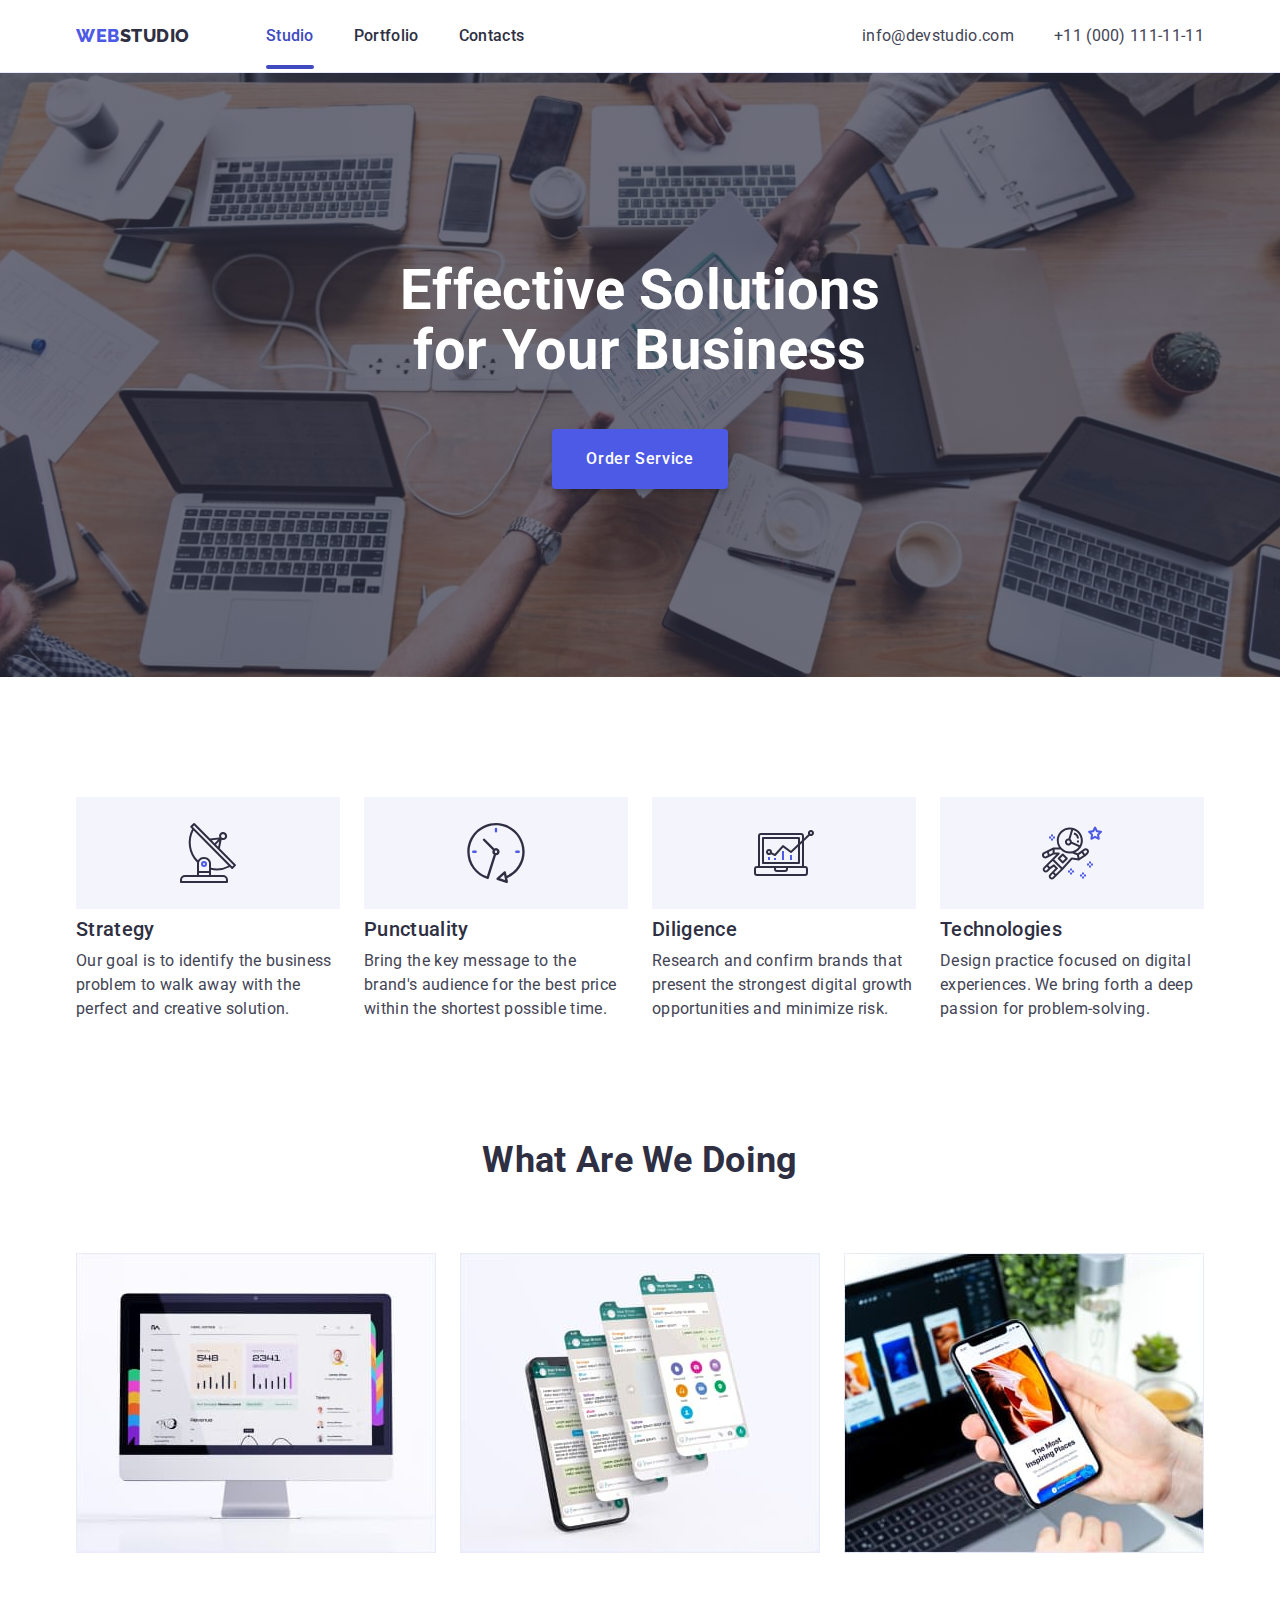
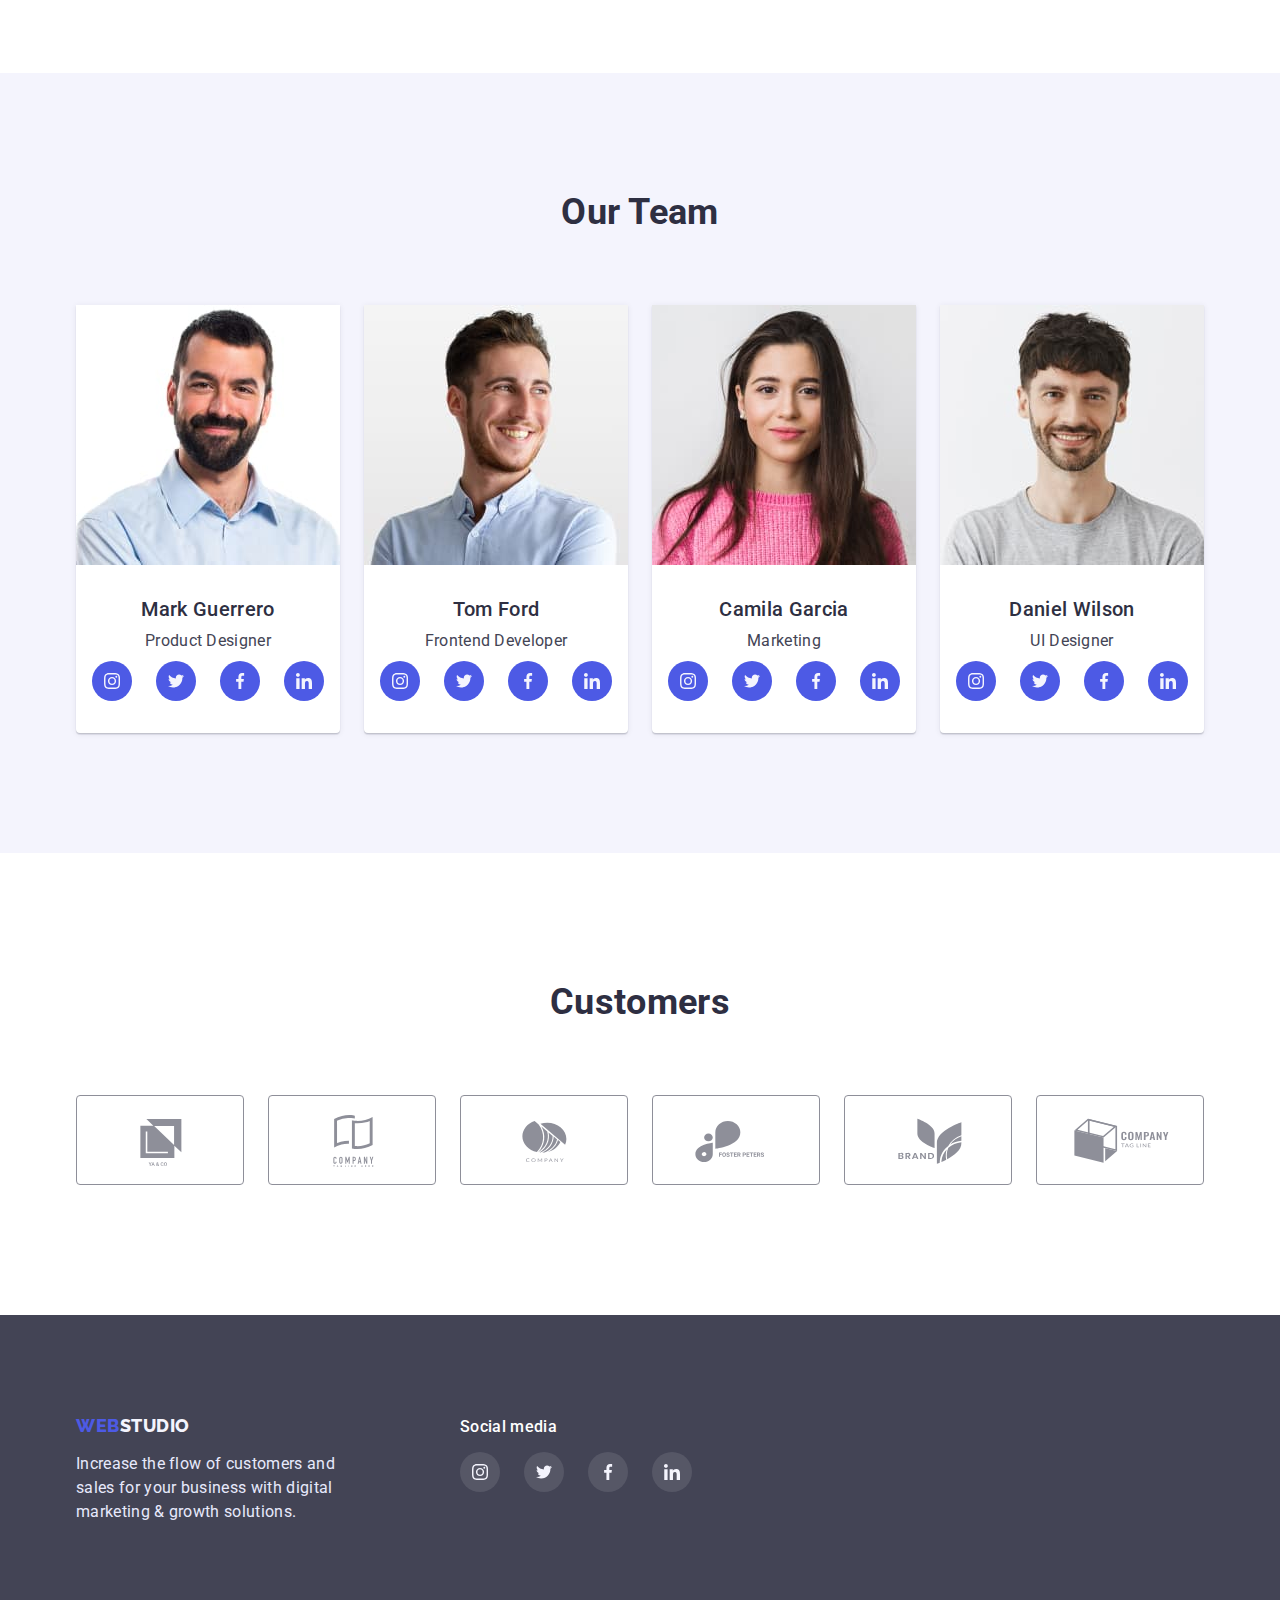
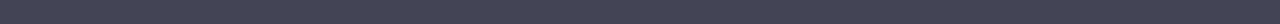
<file: index.html>
<!DOCTYPE html>
<html lang="en">
  <head>
    <meta charset="UTF-8" />
    <meta http-equiv="X-UA-Compatible" content="IE=edge" />
    <meta name="viewport" content="width=device-width, initial-scale=1.0" />
    <title>Web studio</title>
    <link rel="preconnect" href="https://fonts.googleapis.com" />
    <link rel="preconnect" href="https://fonts.gstatic.com" crossorigin />
    <link
      href="https://fonts.googleapis.com/css2?family=Raleway:wght@800&family=Roboto:wght@400;500;700;900&display=swap"
      rel="stylesheet"
    />
    <link
      href="https://cdn.jsdelivr.net/npm/modern-normalize@1.1.0/modern-normalize.min.css"
      rel="stylesheet"
    />
    <link rel="stylesheet" href="./css/styles.css" />
  </head>
  <body>
    <!--Header section-->
    <header class="header">
      <div class="container header-container">
        <nav class="header-nav header-container">
          <a
            class="icon-link icon-header link header-paddings"
            href="./index.html"
            ><span class="icon-link-web">Web</span>studio</a
          >
          <ul class="header-list list header-container">
            <li class="header-item">
              <a
                class="menu-link link header-paddings menu-link-selected"
                href="./index.html"
                >Studio</a
              >
            </li>
            <li class="header-item">
              <a class="menu-link link header-paddings" href="./portfolio.html"
                >Portfolio</a
              >
            </li>
            <li class="header-item">
              <a class="menu-link link header-paddings" href="#team-section"
                >Contacts</a
              >
            </li>
          </ul>
        </nav>
        <address class="header-address">
          <ul class="header-list list header-container">
            <li class="header-item">
              <a
                class="contact-link link header-paddings"
                href="mailto:info@devstudio.com"
                >info@devstudio.com</a
              >
            </li>
            <li class="header-item">
              <a
                class="contact-link link header-paddings"
                href="tel:+11(000)111-11-11"
                >+11 (000) 111-11-11</a
              >
            </li>
          </ul>
        </address>
      </div>
    </header>
    <main>
      <!--Hero section-->
      <section class="hero-section">
        <div class="container">
          <h1 class="hero-header">Effective Solutions for Your Business</h1>
          <button class="hero-btn" type="button" data-modal-open>
            Order Service
          </button>
        </div>
      </section>

      <!--Section 1-->
      <section class="section1 sections-padding">
        <div class="container">
          <h2 class="section1-header visually-hidden">Section1</h2>
          <ul class="section1-list list sections-list">
            <li class="section1-item">
              <div class="section1-icon-div">
                <svg class="section1-icons" width="60" height="64">
                  <use href="./image/icons.svg#icon-antenna"></use>
                </svg>
              </div>
              <h3 class="section-subtitle">Strategy</h3>
              <p class="main-text">
                Our goal is to identify the business problem to walk away with
                the perfect and creative solution.
              </p>
            </li>
            <li class="section1-item">
              <div class="section1-icon-div">
                <svg class="section1-icons" width="60" height="64">
                  <use href="./image/icons.svg#icon-clock"></use>
                </svg>
              </div>
              <h3 class="section-subtitle">Punctuality</h3>
              <p class="main-text">
                Bring the key message to the brand's audience for the best price
                within the shortest possible time.
              </p>
            </li>
            <li class="section1-item">
              <div class="section1-icon-div">
                <svg class="section1-icons" width="60" height="64">
                  <use href="./image/icons.svg#icon-diagram"></use>
                </svg>
              </div>
              <h3 class="section-subtitle">Diligence</h3>
              <p class="main-text">
                Research and confirm brands that present the strongest digital
                growth opportunities and minimize risk.
              </p>
            </li>
            <li class="section1-item">
              <div class="section1-icon-div">
                <svg class="section1-icons" width="60" height="64">
                  <use href="./image/icons.svg#icon-astronaut"></use>
                </svg>
              </div>
              <h3 class="section-subtitle">Technologies</h3>
              <p class="main-text">
                Design practice focused on digital experiences. We bring forth a
                deep passion for problem-solving.
              </p>
            </li>
          </ul>
        </div>
      </section>

      <!--Section 2-->
      <section class="section2 sections-padding">
        <div class="container">
          <h2 class="secondary-header">What are we doing</h2>
          <ul class="section2-list list sections-list">
            <li class="section2-item">
              <img
                class="section2-image"
                src="./image/section2/computer.jpg"
                alt="A computer with opened application"
                width="360"
                height="300"
              />
            </li>
            <li class="section2-item">
              <img
                class="section2-image"
                src="./image/section2/phone-messenger.jpg"
                alt="A phone with opened messenger"
                width="360"
                height="300"
              />
            </li>
            <li class="section2-item">
              <img
                class="section2-image"
                src="./image/section2/phone-app.jpg"
                alt="A phone with opened website"
                width="360"
                height="300"
              />
            </li>
          </ul>
        </div>
      </section>

      <!--Section 3-->
      <section class="section3 sections-padding" id="team-section">
        <div class="container">
          <h2 class="secondary-header">Our Team</h2>
          <ul class="section3-list list sections-list">
            <li class="section3-item">
              <img
                class="section3-image"
                src="./image/section3/markguerrero.jpg"
                alt="Mark Guerrero's photo"
                width="264"
                height="260"
              />
              <div class="text-about-team">
                <h3 class="section-subtitle">Mark Guerrero</h3>
                <p class="main-text section3-text-margin">Product Designer</p>
                <ul class="socials-links-list sections-list list">
                  <li class="socials-links-item">
                    <a
                      href="https://instagram.com"
                      rel="noopener noreferrer"
                      class="socials-links"
                    >
                      <svg class="socials-icon" width="16" height="16">
                        <use href="./image/icons.svg#icon-instagram"></use>
                      </svg>
                    </a>
                  </li>
                  <li class="socials-links-item">
                    <a
                      href="https://twitter.com"
                      rel="noopener noreferrer"
                      class="socials-links"
                    >
                      <svg class="socials-icon" width="16" height="16">
                        <use href="./image/icons.svg#icon-twitter"></use>
                      </svg>
                    </a>
                  </li>
                  <li class="socials-links-item">
                    <a
                      href="https://facebook.com"
                      rel="noopener noreferrer"
                      class="socials-links"
                    >
                      <svg class="socials-icon" width="16" height="16">
                        <use href="./image/icons.svg#icon-facebook"></use>
                      </svg>
                    </a>
                  </li>
                  <li class="socials-links-item">
                    <a
                      href="https://linkedin.com"
                      rel="noopener noreferrer"
                      class="socials-links"
                    >
                      <svg class="socials-icon" width="16" height="16">
                        <use href="./image/icons.svg#icon-linkedin"></use>
                      </svg>
                    </a>
                  </li>
                </ul>
              </div>
            </li>
            <li class="section3-item">
              <img
                class="section3-image"
                src="./image/section3/tomford.jpg"
                alt="Tom Ford's photo"
                width="264"
                height="260"
              />
              <div class="text-about-team">
                <h3 class="section-subtitle">Tom Ford</h3>
                <p class="main-text section3-text-margin">Frontend Developer</p>
                <ul class="socials-links-list sections-list list">
                  <li class="socials-links-item">
                    <a
                      href="https://instagram.com"
                      rel="noopener noreferrer"
                      class="socials-links"
                    >
                      <svg class="socials-icon" width="16" height="16">
                        <use href="./image/icons.svg#icon-instagram"></use>
                      </svg>
                    </a>
                  </li>
                  <li class="socials-links-item">
                    <a
                      href="https://twitter.com"
                      rel="noopener noreferrer"
                      class="socials-links"
                    >
                      <svg class="socials-icon" width="16" height="16">
                        <use href="./image/icons.svg#icon-twitter"></use>
                      </svg>
                    </a>
                  </li>
                  <li class="socials-links-item">
                    <a
                      href="https://facebook.com"
                      rel="noopener noreferrer"
                      class="socials-links"
                    >
                      <svg class="socials-icon" width="16" height="16">
                        <use href="./image/icons.svg#icon-facebook"></use>
                      </svg>
                    </a>
                  </li>
                  <li class="socials-links-item">
                    <a
                      href="https://linkedin.com"
                      rel="noopener noreferrer"
                      class="socials-links"
                    >
                      <svg class="socials-icon" width="16" height="16">
                        <use href="./image/icons.svg#icon-linkedin"></use>
                      </svg>
                    </a>
                  </li>
                </ul>
              </div>
            </li>
            <li class="section3-item">
              <img
                class="section3-image"
                src="./image/section3/camilagarcia.jpg"
                alt="Camila Garcia's photo"
                width="264"
                height="260"
              />
              <div class="text-about-team">
                <h3 class="section-subtitle">Camila Garcia</h3>
                <p class="main-text section3-text-margin">Marketing</p>
                <ul class="socials-links-list sections-list list">
                  <li class="socials-links-item">
                    <a
                      href="https://instagram.com"
                      rel="noopener noreferrer"
                      class="socials-links"
                    >
                      <svg class="socials-icon" width="16" height="16">
                        <use href="./image/icons.svg#icon-instagram"></use>
                      </svg>
                    </a>
                  </li>
                  <li class="socials-links-item">
                    <a
                      href="https://twitter.com"
                      rel="noopener noreferrer"
                      class="socials-links"
                    >
                      <svg class="socials-icon" width="16" height="16">
                        <use href="./image/icons.svg#icon-twitter"></use>
                      </svg>
                    </a>
                  </li>
                  <li class="socials-links-item">
                    <a
                      href="https://facebook.com"
                      rel="noopener noreferrer"
                      class="socials-links"
                    >
                      <svg class="socials-icon" width="16" height="16">
                        <use href="./image/icons.svg#icon-facebook"></use>
                      </svg>
                    </a>
                  </li>
                  <li class="socials-links-item">
                    <a
                      href="https://linkedin.com"
                      rel="noopener noreferrer"
                      class="socials-links"
                    >
                      <svg class="socials-icon" width="16" height="16">
                        <use href="./image/icons.svg#icon-linkedin"></use>
                      </svg>
                    </a>
                  </li>
                </ul>
              </div>
            </li>
            <li class="section3-item">
              <img
                class="section3-image"
                src="./image/section3/danielwilson.jpg"
                alt="Daniel Wilson's photo"
                width="264"
                height="260"
              />
              <div class="text-about-team">
                <h3 class="section-subtitle">Daniel Wilson</h3>
                <p class="main-text section3-text-margin">UI Designer</p>
                <ul class="socials-links-list sections-list list">
                  <li class="socials-links-item">
                    <a
                      href="https://instagram.com"
                      rel="noopener noreferrer"
                      class="socials-links"
                    >
                      <svg class="socials-icon" width="16" height="16">
                        <use href="./image/icons.svg#icon-instagram"></use>
                      </svg>
                    </a>
                  </li>
                  <li class="socials-links-item">
                    <a
                      href="https://twitter.com"
                      rel="noopener noreferrer"
                      class="socials-links"
                    >
                      <svg class="socials-icon" width="16" height="16">
                        <use href="./image/icons.svg#icon-twitter"></use>
                      </svg>
                    </a>
                  </li>
                  <li class="socials-links-item">
                    <a
                      href="https://facebook.com"
                      rel="noopener noreferrer"
                      class="socials-links"
                    >
                      <svg class="socials-icon" width="16" height="16">
                        <use href="./image/icons.svg#icon-facebook"></use>
                      </svg>
                    </a>
                  </li>
                  <li class="socials-links-item">
                    <a
                      href="https://linkedin.com"
                      rel="noopener noreferrer"
                      class="socials-links"
                    >
                      <svg class="socials-icon" width="16" height="16">
                        <use href="./image/icons.svg#icon-linkedin"></use>
                      </svg>
                    </a>
                  </li>
                </ul>
              </div>
            </li>
          </ul>
        </div>
      </section>

      <!--Section 4-->
      <section class="section4">
        <div class="container">
          <h2 class="secondary-header">Customers</h2>
          <ul class="section4-list list sections-list">
            <li class="section4-item">
              <a href="" class="section4-icons-link">
                <svg class="section4-icons" width="104" height="56">
                  <use href="./image/icons.svg#icon-logo_yaco"></use>
                </svg>
              </a>
            </li>
            <li class="section4-item">
              <a href="" class="section4-icons-link">
                <svg class="section4-icons" width="104" height="56">
                  <use href="./image/icons.svg#icon-logo_tagline"></use>
                </svg>
              </a>
            </li>
            <li class="section4-item">
              <a href="" class="section4-icons-link">
                <svg class="section4-icons" width="104" height="56">
                  <use href="./image/icons.svg#icon-logo_company"></use>
                </svg>
              </a>
            </li>
            <li class="section4-item">
              <a href="" class="section4-icons-link">
                <svg class="section4-icons" width="104" height="56">
                  <use href="./image/icons.svg#icon-logo_foster_peters"></use>
                </svg>
              </a>
            </li>
            <li class="section4-item">
              <a href="" class="section4-icons-link">
                <svg class="section4-icons" width="104" height="56">
                  <use href="./image/icons.svg#icon-logo_brand"></use>
                </svg>
              </a>
            </li>
            <li class="section4-item">
              <a href="" class="section4-icons-link">
                <svg class="section4-icons" width="104" height="56">
                  <use href="./image/icons.svg#icon-logo_tag_line"></use>
                </svg>
              </a>
            </li>
          </ul>
        </div>
      </section>
    </main>

    <!--Footer-->
    <footer class="footer">
      <div class="container footer-container">
        <div class="footer-left-side">
          <a class="icon-link icon-link-footer link" href="./index.html"
            ><span class="icon-link-web">Web</span>studio</a
          >
          <p class="main-text footer-text">
            Increase the flow of customers and sales for your business with
            digital marketing & growth solutions.
          </p>
        </div>
        <div class="footer-right-side">
          <h2 class="section-subtitle footer-header">Social media</h2>
          <ul class="socials-links-list sections-list list">
            <li class="socials-links-item">
              <a href="" class="socials-links socials-links-footer">
                <svg class="socials-icon" width="16" height="16">
                  <use href="./image/icons.svg#icon-instagram"></use>
                </svg>
              </a>
            </li>
            <li class="socials-links-item">
              <a href="" class="socials-links socials-links-footer">
                <svg class="socials-icon" width="16" height="16">
                  <use href="./image/icons.svg#icon-twitter"></use>
                </svg>
              </a>
            </li>
            <li class="socials-links-item">
              <a href="" class="socials-links socials-links-footer">
                <svg class="socials-icon" width="16" height="16">
                  <use href="./image/icons.svg#icon-facebook"></use>
                </svg>
              </a>
            </li>
            <li class="socials-links-item">
              <a href="" class="socials-links socials-links-footer">
                <svg class="socials-icon" width="16" height="16">
                  <use href="./image/icons.svg#icon-linkedin"></use>
                </svg>
              </a>
            </li>
          </ul>
        </div>
      </div>
    </footer>

    <!-- Modal window -->
    <div class="backdrop is-hidden" data-modal>
      <div class="modal">
        <button class="modal-btn" type="button" data-modal-close>
          <svg class="modal-icon" width="8" height="8">
            <use href="./image/icons.svg#close"></use>
          </svg>
        </button>
      </div>
    </div>

    <script src="./js/modal.js"></script>
  </body>
</html>
</file>
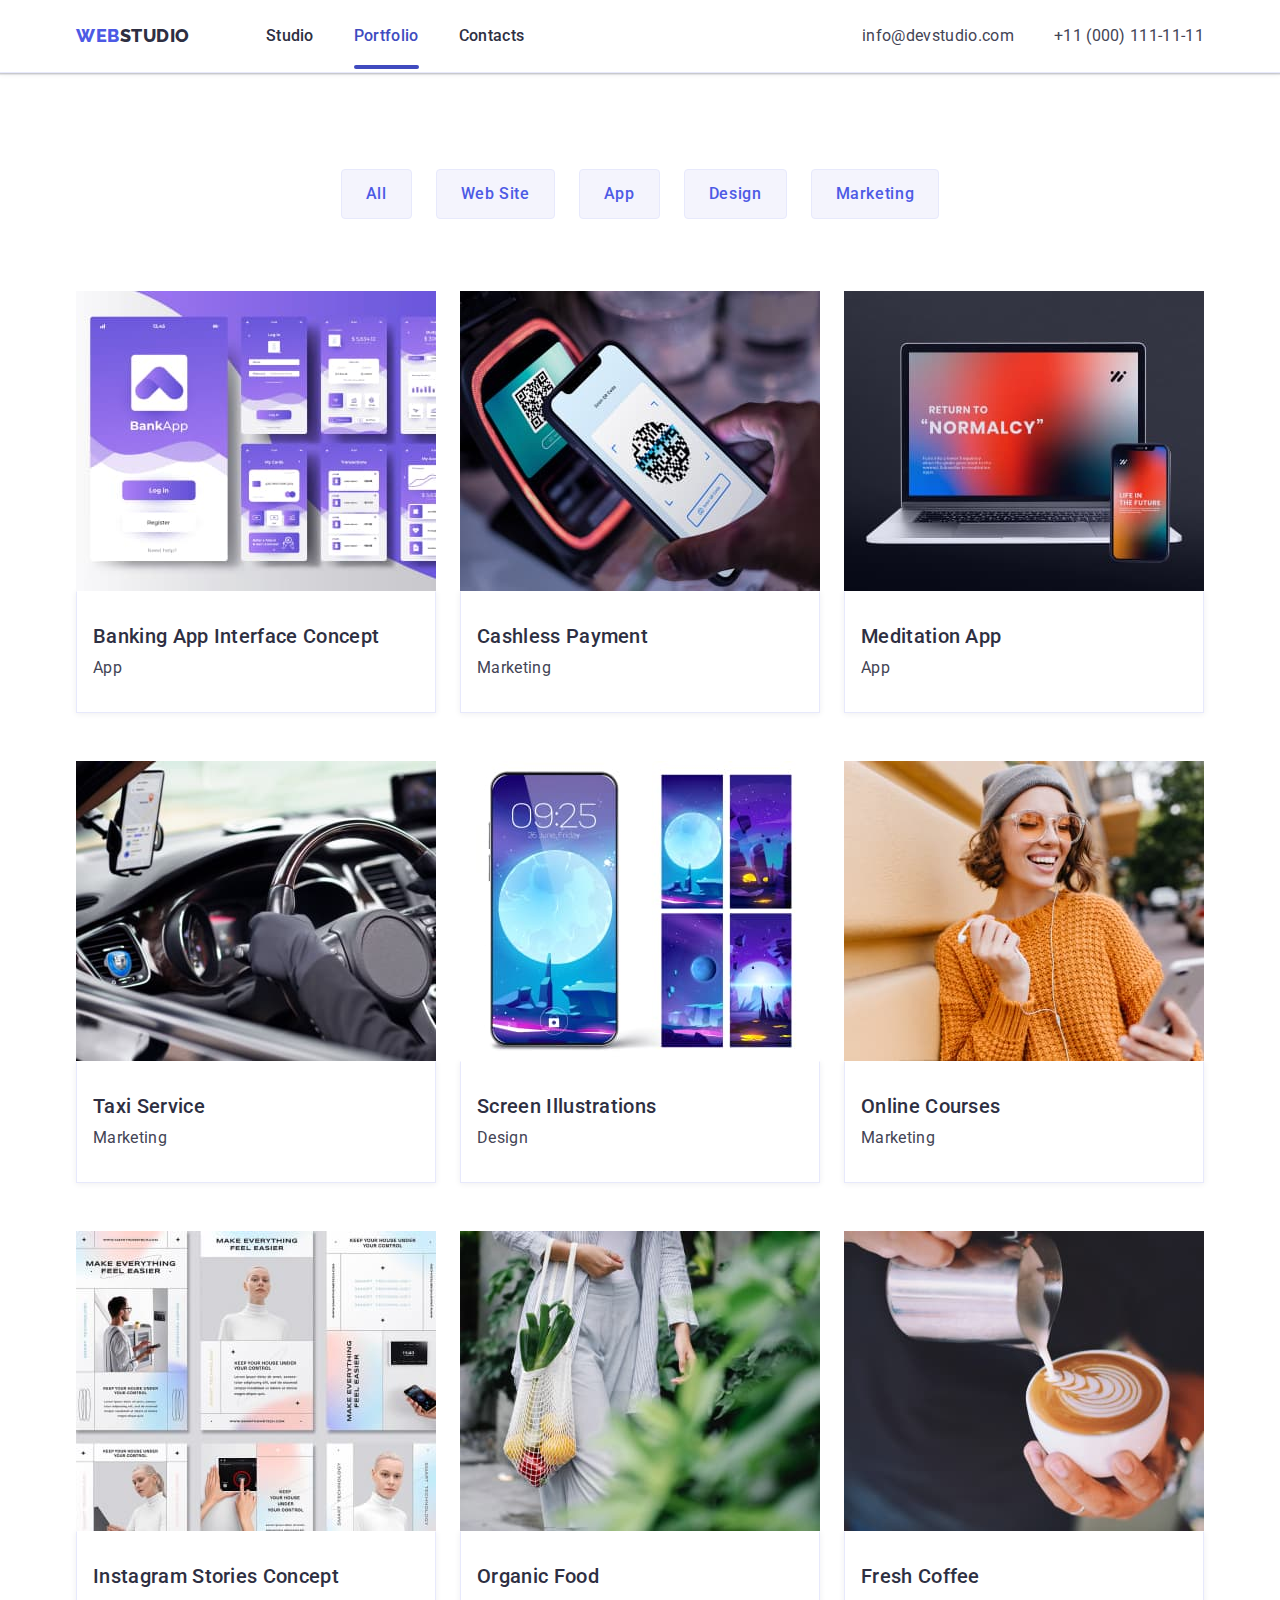
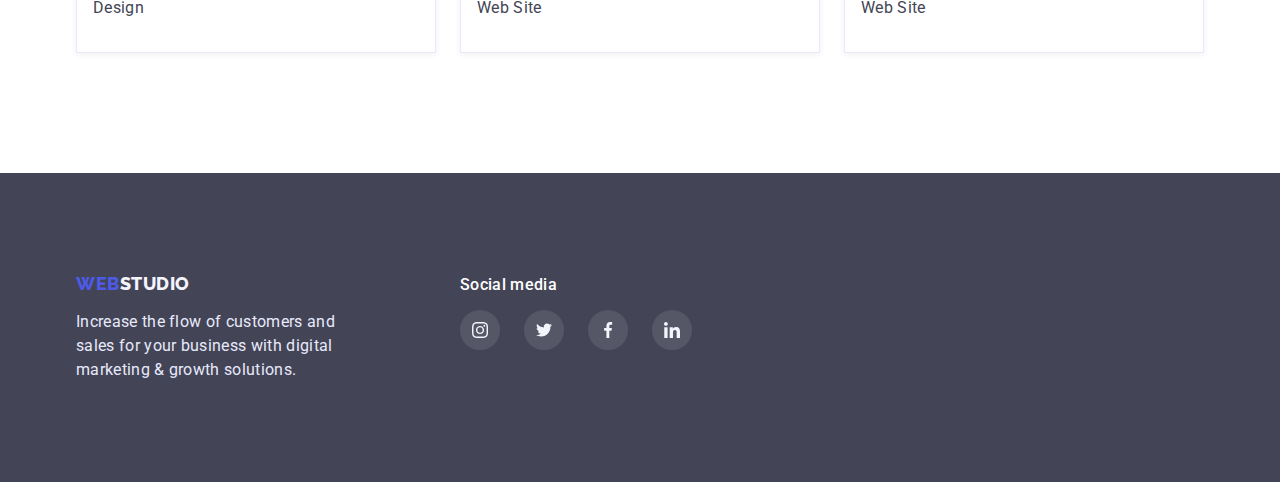
<file: portfolio.html>
<!DOCTYPE html>
<html lang="en">
  <head>
    <meta charset="UTF-8" />
    <meta http-equiv="X-UA-Compatible" content="IE=edge" />
    <meta name="viewport" content="width=device-width, initial-scale=1.0" />
    <title>Web studio</title>
    <link rel="preconnect" href="https://fonts.googleapis.com" />
    <link rel="preconnect" href="https://fonts.gstatic.com" crossorigin />
    <link
      href="https://fonts.googleapis.com/css2?family=Raleway:wght@800&family=Roboto:wght@400;500;700;900&display=swap"
      rel="stylesheet"
    />
    <link
      href="https://cdn.jsdelivr.net/npm/modern-normalize@1.1.0/modern-normalize.min.css"
      rel="stylesheet"
    />
    <link rel="stylesheet" href="./css/styles.css" />
  </head>
  <body>
    <!--Header section-->
    <header class="header">
      <div class="container header-container">
        <nav class="header-nav header-container">
          <a
            class="icon-link icon-header link header-paddings"
            href="./index.html"
            ><span class="icon-link-web">Web</span>studio</a
          >
          <ul class="header-list list header-container">
            <li class="header-item">
              <a class="menu-link link header-paddings" href="./index.html"
                >Studio</a
              >
            </li>
            <li class="header-item">
              <a
                class="menu-link link menu-link-selected header-paddings"
                href="./portfolio.html"
                >Portfolio</a
              >
            </li>
            <li class="header-item">
              <a class="menu-link link header-paddings" href="./index.html"
                >Contacts</a
              >
            </li>
          </ul>
        </nav>
        <address class="header-address">
          <ul class="header-list list header-container">
            <li class="header-item">
              <a
                class="contact-link link header-paddings"
                href="mailto:info@devstudio.com"
                >info@devstudio.com</a
              >
            </li>
            <li class="header-item">
              <a
                class="contact-link link header-paddings"
                href="tel:+11(000)111-11-11"
                >+11 (000) 111-11-11</a
              >
            </li>
          </ul>
        </address>
      </div>
    </header>

    <!-- Main section -->
    <main class="main-section">
      <section class="section">
        <div class="container">
          <h1 class="main-header visually-hidden">Portfolio page</h1>
          <ul class="btn-list sections-list list">
            <li class="btn-item">
              <button class="btn-button" type="button">All</button>
            </li>
            <li class="btn-item">
              <button class="btn-button" type="button">Web Site</button>
            </li>
            <li class="btn-item">
              <button class="btn-button" type="button">App</button>
            </li>
            <li class="btn-item">
              <button class="btn-button" type="button">Design</button>
            </li>
            <li class="btn-item">
              <button class="btn-button" type="button">Marketing</button>
            </li>
          </ul>
          <ul class="cards-list sections-list list">
            <li class="cards-item">
              <a href="" class="cards-link link">
                <div class="cards-appear">
                  <img
                    class="cards-img"
                    src="./image/portfolio/banking-app.jpg"
                    alt="Photo of Banking App"
                    width="360"
                    height="300"
                  />
                  <p class="text-appear main-text">
                    14 Stylish and User-Friendly App Design Concepts · Task
                    Manager App · Calorie Tracker App · Exotic Fruit Ecommerce
                    App · Cloud Storage App
                  </p>
                </div>
                <div class="text-under-img">
                  <h2 class="section-subtitle">
                    Banking App Interface Concept
                  </h2>
                  <p class="main-text">App</p>
                </div>
              </a>
            </li>
            <li class="cards-item">
              <a href="" class="cards-link link">
                <div class="cards-appear">
                  <img
                    class="cards-img"
                    src="./image/portfolio/payment.jpg"
                    alt="Photo of Cashless Payment"
                    width="360"
                    height="300"
                  />
                  <p class="text-appear main-text">
                    14 Stylish and User-Friendly App Design Concepts · Task
                    Manager App · Calorie Tracker App · Exotic Fruit Ecommerce
                    App · Cloud Storage App
                  </p>
                </div>
                <div class="text-under-img">
                  <h2 class="section-subtitle">Cashless Payment</h2>
                  <p class="main-text">Marketing</p>
                </div>
              </a>
            </li>
            <li class="cards-item">
              <a href="" class="cards-link link">
                <div class="cards-appear">
                  <img
                    class="cards-img"
                    src="./image/portfolio/meditation.jpg"
                    alt="Photo of Meditation App"
                    width="360"
                    height="300"
                  />
                  <p class="text-appear main-text">
                    14 Stylish and User-Friendly App Design Concepts · Task
                    Manager App · Calorie Tracker App · Exotic Fruit Ecommerce
                    App · Cloud Storage App
                  </p>
                </div>
                <div class="text-under-img">
                  <h2 class="section-subtitle">Meditation App</h2>
                  <p class="main-text">App</p>
                </div>
              </a>
            </li>
            <li class="cards-item">
              <a href="" class="cards-link link">
                <div class="cards-appear">
                  <img
                    class="cards-img"
                    src="./image/portfolio/taxi.jpg"
                    alt="Photo of Taxi Service"
                    width="360"
                    height="300"
                  />
                  <p class="text-appear main-text">
                    14 Stylish and User-Friendly App Design Concepts · Task
                    Manager App · Calorie Tracker App · Exotic Fruit Ecommerce
                    App · Cloud Storage App
                  </p>
                </div>
                <div class="text-under-img">
                  <h2 class="section-subtitle">Taxi Service</h2>
                  <p class="main-text">Marketing</p>
                </div>
              </a>
            </li>
            <li class="cards-item">
              <a href="" class="cards-link link">
                <div class="cards-appear">
                  <img
                    class="cards-img"
                    src="./image/portfolio/illustration.jpg"
                    alt="Screen illustrations"
                    width="360"
                    height="300"
                  />
                  <p class="text-appear main-text">
                    14 Stylish and User-Friendly App Design Concepts · Task
                    Manager App · Calorie Tracker App · Exotic Fruit Ecommerce
                    App · Cloud Storage App
                  </p>
                </div>
                <div class="text-under-img">
                  <h2 class="section-subtitle">Screen Illustrations</h2>
                  <p class="main-text">Design</p>
                </div>
              </a>
            </li>
            <li class="cards-item">
              <a href="" class="cards-link link">
                <div class="cards-appear">
                  <img
                    class="cards-img"
                    src="./image/portfolio/courses.jpg"
                    alt="Photo of Online Courses"
                    width="360"
                    height="300"
                  />
                  <p class="text-appear main-text">
                    14 Stylish and User-Friendly App Design Concepts · Task
                    Manager App · Calorie Tracker App · Exotic Fruit Ecommerce
                    App · Cloud Storage App
                  </p>
                </div>
                <div class="text-under-img">
                  <h2 class="section-subtitle">Online Courses</h2>
                  <p class="main-text">Marketing</p>
                </div>
              </a>
            </li>
            <li class="cards-item">
              <a href="" class="cards-link link">
                <div class="cards-appear">
                  <img
                    class="cards-img"
                    src="./image/portfolio/stories.jpg"
                    alt="Instagram Stories"
                    width="360"
                    height="300"
                  />
                  <p class="text-appear main-text">
                    14 Stylish and User-Friendly App Design Concepts · Task
                    Manager App · Calorie Tracker App · Exotic Fruit Ecommerce
                    App · Cloud Storage App
                  </p>
                </div>
                <div class="text-under-img">
                  <h2 class="section-subtitle">Instagram Stories Concept</h2>
                  <p class="main-text">Design</p>
                </div>
              </a>
            </li>
            <li class="cards-item">
              <a href="" class="cards-link link">
                <div class="cards-appear">
                  <img
                    class="cards-img"
                    src="./image/portfolio/food.jpg"
                    alt="Photo of organic food"
                    width="360"
                    height="300"
                  />
                  <p class="text-appear main-text">
                    14 Stylish and User-Friendly App Design Concepts · Task
                    Manager App · Calorie Tracker App · Exotic Fruit Ecommerce
                    App · Cloud Storage App
                  </p>
                </div>
                <div class="text-under-img">
                  <h2 class="section-subtitle">Organic Food</h2>
                  <p class="main-text">Web Site</p>
                </div>
              </a>
            </li>
            <li class="cards-item">
              <a href="" class="cards-link link">
                <div class="cards-appear">
                  <img
                    class="cards-img"
                    src="./image/portfolio/coffee.jpg"
                    alt="Photo of fresh coffee"
                    width="360"
                    height="300"
                  />
                  <p class="text-appear main-text">
                    14 Stylish and User-Friendly App Design Concepts · Task
                    Manager App · Calorie Tracker App · Exotic Fruit Ecommerce
                    App · Cloud Storage App
                  </p>
                </div>
                <div class="text-under-img">
                  <h2 class="section-subtitle">Fresh Coffee</h2>
                  <p class="main-text">Web Site</p>
                </div>
              </a>
            </li>
          </ul>
        </div>
      </section>
    </main>

    <!--Footer-->
    <footer class="footer">
      <div class="container footer-container">
        <div class="footer-left-side">
          <a class="icon-link icon-link-footer link" href="./index.html"
            ><span class="icon-link-web">Web</span>studio</a
          >
          <p class="main-text footer-text">
            Increase the flow of customers and sales for your business with
            digital marketing & growth solutions.
          </p>
        </div>
        <div class="footer-right-side">
          <h2 class="section-subtitle footer-header">Social media</h2>
          <ul class="socials-links-list sections-list list">
            <li class="socials-links-item">
              <a href="" class="socials-links socials-links-footer">
                <svg class="socials-icon" width="16" height="16">
                  <use href="/image/icons.svg#icon-instagram"></use>
                </svg>
              </a>
            </li>
            <li class="socials-links-item">
              <a href="" class="socials-links socials-links-footer">
                <svg class="socials-icon" width="16" height="16">
                  <use href="/image/icons.svg#icon-twitter"></use>
                </svg>
              </a>
            </li>
            <li class="socials-links-item">
              <a href="" class="socials-links socials-links-footer">
                <svg class="socials-icon" width="16" height="16">
                  <use href="/image/icons.svg#icon-facebook"></use>
                </svg>
              </a>
            </li>
            <li class="socials-links-item">
              <a href="" class="socials-links socials-links-footer">
                <svg class="socials-icon" width="16" height="16">
                  <use href="/image/icons.svg#icon-linkedin"></use>
                </svg>
              </a>
            </li>
          </ul>
        </div>
      </div>
    </footer>
  </body>
</html>
</file>
<file: css/styles.css>
:root{
    --primary-font: 'Roboto', sans-serif;
    --secondary-font: 'Raleway', sans-serif;
    --letter-space: 0.02em;
    --primary-color: #2E2F42;
    --secondary-color: #434455;
    --primary-bg-color: #434455;
    --secondary-bg-color: #F4F4FD;
    --accent-color: #404BBF;
    --btn-bg-color: #4D5AE5;
    --white-color: #FFFFFF;
    --footer-text-color: #E7E9FC;
    --valid-fields: #31D0AA;
    --section4-icons-color: #8E8F99;
    --modal-bg-color: #FCFCFC;
    --black-modal-close: rgba(0, 0, 0, 1);

    --trans-descrp: 250ms cubic-bezier(0.4, 0, 0.2, 1)
}

html {
    scroll-behavior: smooth;
}

body{
    font-family: var(--primary-font);
    color: var(--primary-color);
    letter-spacing: var(--letter-space);
}

.visually-hidden {
    position: absolute;
    width: 1px;
    height: 1px;
    margin: -1px;
    border: 0;
    padding: 0;

    white-space: nowrap;
    clip-path: inset(100%);
    clip: rect(0 0 0 0);
    overflow: hidden;
}

.list{
    list-style: none;
}

.link{
    text-decoration: none;
    color: var(--primary-color);
}

h1, h2, h3, h4, p {
    margin-top: 0;
    margin-bottom: 0;
}

ul {
    margin-top: 0;
    margin-bottom: 0;
    padding-left: 0;
}

img {
    display: block;
    max-width: 100%;
    height: auto;
}

.container {
    width: 1158px;
    padding-left: 15px;
    padding-right: 15px;

    margin-left: auto;
    margin-right: auto;
}

/* ----------------COMPONENTS-------------------- */
.icon-link {
    font-family: var(--secondary-font);
    font-weight: 800;
    font-size: 18px;
    line-height: 1.33;
    
    letter-spacing: 0.03em;
    text-transform: uppercase;
}

.icon-link-web{
    color: var(--btn-bg-color);
}

.secondary-header {
    font-size: 36px;
    line-height: 1.11;
    text-transform: capitalize;
    text-align: center;
    margin-bottom: 72px;
}

.section-subtitle {
    font-weight: 500;
    font-size: 20px;
    line-height: 1.2;
    margin-bottom: 8px;
}

.main-text {
    font-size: 16px;
    line-height: 1.5;
    color: var(--secondary-color);
}

.sections-list {
    display: flex;
    column-gap: 24px;
    row-gap: 48px;
    flex-wrap: wrap;
}

.sections-padding {
    padding-top: 120px;
    padding-bottom: 120px;
}

.menu-link-selected{
    position: relative;
    color: var(--accent-color);
}

.menu-link-selected::after {
    content: '';
    position: absolute;
    bottom: 0;   
    display: block;
    width: 100%;
    height: 4px;
    border-radius: 2px;
    
    background-color: var(--accent-color);
    
}
/* ----------------/COMPONENTS-------------------- */


/* -----------------HEADER-------------------- */
.header {
    border-bottom: 1px solid var(--footer-text-color);
    box-shadow: 0px 2px 1px rgba(46, 47, 66, 0.08), 0px 1px 1px rgba(46, 47, 66, 0.16), 0px 1px 6px rgba(46, 47, 66, 0.08);
}

.icon-header {
    margin-right: 76px;
    padding-top: 24px;
    padding-bottom: 24px;
}

.header-paddings {
    padding-top: 24px;
    padding-bottom: 24px;
}

.header-container {
    display: flex;
    align-items: center;
}

.header-item {
    font-weight: 500;
    font-size: 16px;
    line-height: 1.5;
}

.header-item:not(:last-child) {
    margin-right: 40px;
}

.menu-link, 
.contact-link {
    transition: color var(--trans-descrp);
}

.menu-link:hover,
.menu-link:focus,
.contact-link:hover,
.contact-link:focus{
    color: var(--accent-color);
}

.header-address {
    font-style: normal;
    margin-left: auto;
}

.contact-link{
    font-weight: 400;
    color: var(--secondary-color);
}
/* -----------------/HEADER-------------------- */


/* -----------------INDEX HERO SECTION-------------------- */
.hero-section {
    background-color: var(--primary-bg-color);
    padding-top: 188px;
    padding-bottom: 188px;
    max-width: 1440px;
    margin-left: auto;
    margin-right: auto;
    background-image: linear-gradient(rgba(46, 47, 66, 0.7), rgba(46, 47, 66, 0.7)), url(../image/hero/people-office.jpg);
    background-repeat: no-repeat;
    background-size: cover;
    background-position: center;
}

.hero-header {
    width: 494px;
    font-size: 56px;
    line-height: 1.07;
    color: var(--white-color);
    margin-left: auto;
    margin-right: auto;
    margin-bottom: 48px;
    text-align: center;
}

.hero-btn {
    display: block;
    font-family: var(--primary-font);
    font-weight: 500;
    font-size: 16px;
    line-height: 1.5;
    letter-spacing: 0.04em;
    padding-top: 16px;
    padding-bottom: 16px;
    padding-left: 32px;
    padding-right: 32px;
    margin-left: auto;
    margin-right: auto;
    color: var(--white-color);
    border-color: transparent;
    background: var(--btn-bg-color);
    box-shadow: 0px 4px 4px rgba(0, 0, 0, 0.15);
    border-radius: 4px;

    transition: background-color var(--trans-descrp);
}

.hero-btn:hover,
.hero-btn:focus{
    background-color: var(--accent-color);
    cursor: pointer;
}
/* -----------------/INDEX HERO SECTION-------------------- */


/* -----------------INDEX SECTION 1-------------------- */
.section1-item {
    flex-basis: calc((100% - 72px) / 4);
}

.section1-icon-div {
    width: 264px;
    height: 112px;
    display: flex;
    align-items: center;
    justify-content: center;
    background-color: var(--secondary-bg-color);
    margin-bottom: 8px;
}
/* -----------------/INDEX SECTION 1-------------------- */


/* -----------------INDEX SECTION 2-------------------- */
.section2 {
    padding-top: 0px;
}

.section2-item {
    flex-basis: calc((100% - 48px) / 3);
}
/* -----------------/INDEX SECTION 2-------------------- */


/* -----------------INDEX SECTION 3-------------------- */
.section3 {
    background: var(--secondary-bg-color);
}

.section3-item {
    width: calc((100% - 72px) / 4);
    background: var(--white-color);
    box-shadow: 0px 1px 6px rgba(46, 47, 66, 0.08), 0px 1px 1px rgba(46, 47, 66, 0.16), 0px 2px 1px rgba(46, 47, 66, 0.08);
    border-radius: 0px 0px 4px 4px;
}

.text-about-team {
    text-align: center;
    padding-top: 32px;
    padding-bottom: 32px;
}

.section3-text-margin {
    margin-bottom: 8px;
}

.socials-links-list {
    align-items: center;
    justify-content: center;
}

.socials-links{
    display: flex;
    align-items: center;
    justify-content: center;
    width: 40px;
    height: 40px;

    background-color: var(--btn-bg-color);
    border-radius: 50%;

    transition: background-color var(--trans-descrp);
}

.socials-links:hover,
.socials-links:focus {
    background-color: var(--accent-color);
    cursor: pointer;
}
/* -----------------/INDEX SECTION 3-------------------- */

/* -----------------INDEX SECTION 4-------------------- */
.section4 {
    padding-top: 130px;
    padding-bottom: 130px;
}

.section4-item {
    flex-basis: calc((100% - 120px) / 6);
}

.section4-icons-link {
    display: flex;
    align-items: center;
    justify-content: center;
    padding-top: 16px;
    padding-bottom: 16px;
    padding-left: 31px;
    padding-right: 31px;
    border: 1px solid var(--section4-icons-color);
    border-radius: 4px;

    transition: border-color var(--trans-descrp);
}

.section4-icons {
    fill: var(--section4-icons-color);

    transition: fill var(--trans-descrp);
}

.section4-icons-link:hover,
.section4-icons-link:focus {
    border-color: var(--accent-color);
}

.section4-icons-link:hover
.section4-icons {
    fill: var(--accent-color);
}

.section4-icons-link:focus 
.section4-icons {
    fill: var(--accent-color);
}

.footer-header {
    font-size: 16px;
    margin-bottom: 16px;
}
/* -----------------/INDEX SECTION 4-------------------- */

/* -----------------PORTFOLIO MAIN SECTION-------------------- */
.section {
    padding-top: 96px;
    padding-bottom: 120px;
}

.btn-list {
    margin-bottom: 72px;
}

.btn-item:first-child {
    margin-left: auto;
}

.btn-item:last-child {
    margin-right: auto;
}

.btn-button {
    font-family: var(--primary-font);
    font-weight: 500;
    font-size: 16px;
    line-height: 1.5;
    letter-spacing: 0.04em;
    color: var(--btn-bg-color);
    padding-top: 12px;
    padding-bottom: 12px;
    padding-left: 24px;
    padding-right: 24px;

    background: var(--secondary-bg-color);
    border: 1px solid var(--footer-text-color);
    border-radius: 4px;

    transition: color var(--trans-descrp), background-color var(--trans-descrp), box-shadow var(--trans-descrp);
}

.btn-button:hover,
.btn-button:focus {
    color: var(--white-color);
    background-color: var(--accent-color);
    cursor: pointer;
    box-shadow: 
    0px 3px 1px rgba(0, 0, 0, 0.1), 
    0px 2px 1px rgba(0, 0, 0, 0.08), 
    0px 2px 2px rgba(0, 0, 0, 0.12);
}

.cards-item {
    flex-basis: calc((100% - 48px) / 3);
}

.cards-link {
    display: block;
    transition: box-shadow var(--trans-descrp);
}

.cards-link:hover,
.cards-link:focus {
    box-shadow: 
    0px 1px 6px rgba(46, 47, 66, 0.08), 
    0px 1px 1px rgba(46, 47, 66, 0.16), 
    0px 2px 1px rgba(46, 47, 66, 0.08);
    cursor: pointer;
}

.cards-link:hover .text-appear,
.cards-link:focus .text-appear {
    transform: translate(0, 0);
}

.cards-img {
    position: static;
}
.cards-appear {
    position: relative;
    overflow: hidden;
}

.text-appear {
    position: absolute;
    top: 0;
    left: 0;
    width: 100%;
    height: 100%;
    overflow: auto;
    
    color: var(--secondary-bg-color);
    padding-left: 32px;
    padding-right: 32px;
    padding-top: 40px;
    background-color: var(--btn-bg-color);

    transform: translate(0%, 100%);
    transition: transform var(--trans-descrp);
    transition-delay: 150ms;
}

.text-under-img {
    padding-top: 32px;
    padding-bottom: 32px;
    padding-left: 16px;
    border: 1px solid var(--footer-text-color);
    border-top-color: transparent;
    box-shadow: 0px 1px 6px rgba(46, 47, 66, 0.08);
}
/* -----------------/PORTFOLIO MAIN SECTION-------------------- */


/* -----------------FOOTER-------------------- */
.footer {
    padding-top: 100px;
    padding-bottom: 100px;
    background-color: var(--primary-bg-color);
}

.footer-container {
    display: flex;
    align-items: baseline;
}

.icon-link-footer {
    color: var(--secondary-bg-color);
    line-height: 1.17;
}

.footer-text {
    margin-top: 16px;
    color: var(--footer-text-color);
    width: 264px;
}

.footer-left-side {
    margin-right: 120px;
}


.footer-header {
    color: var(--white-color);
}

.socials-links-footer {
    background-color: rgba(255, 255, 255, 0.1);

    transition: background-color var(--trans-descrp);
}

.socials-links-footer:hover,
.socials-links-footer:focus {
    background-color: var(--valid-fields);
}
/* -----------------/FOOTER-------------------- */

/* -----------------MODAL WINDOW-------------------- */
.backdrop {
    position: fixed;
    z-index: 1000;
    top: 0;
    left: 0;

    /* right: 0;
  bottom: 0; */

    width: 100%;
    height: 100%;

    background: rgba(46, 47, 66, 0.4);

    transition: opacity var(--trans-descrp), visibility var(--trans-descrp);
}

.backdrop.is-hidden {
    opacity: 0;
    visibility: hidden;
    pointer-events: none;

    transition-delay: 250ms;
}

.modal {
    position: absolute;
    top: calc(50%);
    left: calc(50%);
    transform: translate(-50%, -50%);

    width: 408px;
    min-height: 576px;
    background: var(--modal-bg-color);
    box-shadow: 0px 1px 1px rgba(0, 0, 0, 0.14), 0px 1px 3px rgba(0, 0, 0, 0.12), 0px 2px 1px rgba(0, 0, 0, 0.2);
    border-radius: 4px;

    transition: transform var(--trans-descrp), opacity var(--trans-descrp);
    transition-delay: 400ms;
}

.backdrop.is-hidden .modal {
    transform: translate(-50%, -70%);
    opacity: 0;
    transition-delay: 0s;
}

.modal-btn {
    position: absolute;
    top: 24px;
    right: 24px;

    display: flex;
    align-items: center;
    justify-content: center;
    width: 24px;
    height: 24px;
    padding: 0;
    border: 1px solid var(--black-modal-close);
    border-radius: 50%;
    background-color: var(--footer-text-color);
}

.modal-btn:hover,
.modal-btn:focus {
    cursor: pointer;
}

.modal-icon {
    fill: var(--black-modal-close);
}


/* -----------------/MODAL WINDOW-------------------- */
</file>
